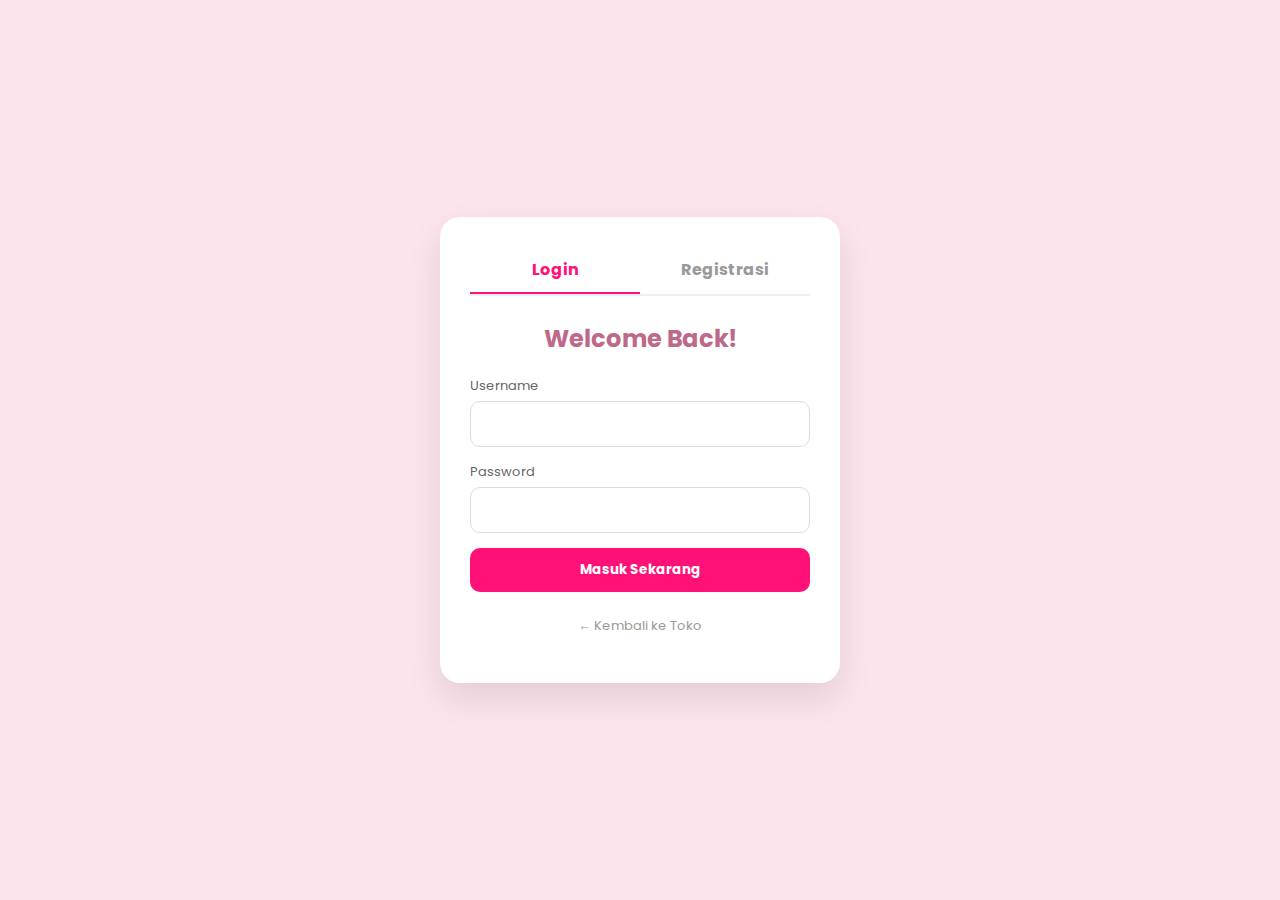
<file: login.html>
<!DOCTYPE html>
<html lang="id">
  <head>
    <meta charset="UTF-8" />
    <meta name="viewport" content="width=device-width, initial-scale=1.0" />
    <title>Admin Portal - Jeno Kitchen</title>
    <link
      rel="stylesheet"
      href="https://cdnjs.cloudflare.com/ajax/libs/font-awesome/6.0.0/css/all.min.css"
    />
    <link
      href="https://fonts.googleapis.com/css2?family=Poppins:wght@300;400;600&display=swap"
      rel="stylesheet"
    />
    <style>
      * {
        box-sizing: border-box;
        font-family: "Poppins", sans-serif;
      }
      body {
        background: #fce4ec;
        height: 100vh;
        display: flex;
        justify-content: center;
        align-items: center;
        margin: 0;
      }
      .auth-card {
        background: white;
        padding: 30px;
        border-radius: 20px;
        box-shadow: 0 15px 35px rgba(0, 0, 0, 0.1);
        width: 100%;
        max-width: 400px;
      }
      .auth-tabs {
        display: flex;
        margin-bottom: 25px;
        border-bottom: 2px solid #eee;
      }
      .tab {
        flex: 1;
        text-align: center;
        padding: 10px;
        cursor: pointer;
        color: #999;
        font-weight: bold;
        transition: 0.3s;
      }
      .tab.active {
        color: #ff1178;
        border-bottom: 2px solid #ff1178;
      }

      .form-container {
        display: none;
      }
      .form-container.active {
        display: block;
        animation: fadeIn 0.5s;
      }

      .input-group {
        margin-bottom: 15px;
      }
      .input-group label {
        display: block;
        font-size: 13px;
        margin-bottom: 5px;
        color: #666;
      }
      .input-group input {
        width: 100%;
        padding: 12px;
        border: 1px solid #ddd;
        border-radius: 10px;
        outline: none;
      }
      .btn-auth {
        width: 100%;
        padding: 12px;
        background: #ff1178;
        color: white;
        border: none;
        border-radius: 10px;
        font-weight: bold;
        cursor: pointer;
      }
      @keyframes fadeIn {
        from {
          opacity: 0;
          transform: translateY(10px);
        }
        to {
          opacity: 1;
          transform: translateY(0);
        }
      }
    </style>
  </head>
  <body>
    <div class="auth-card">
      <div class="auth-tabs">
        <div class="tab active" onclick="switchTab('login')">Login</div>
        <div class="tab" onclick="switchTab('register')">Registrasi</div>
      </div>

      <div id="login-form" class="form-container active">
        <h2 style="color: #bd6a8a; text-align: center">Welcome Back!</h2>
        <form onsubmit="handleLogin(event)">
          <div class="input-group">
            <label>Username</label>
            <input type="text" id="login-user" required />
          </div>
          <div class="input-group">
            <label>Password</label>
            <input type="password" id="login-pass" required />
          </div>
          <button type="submit" class="btn-auth">Masuk Sekarang</button>
        </form>
      </div>

      <div id="register-form" class="form-container">
        <h2 style="color: #bd6a8a; text-align: center">Daftar Admin</h2>
        <form onsubmit="handleRegister(event)">
          <div class="input-group">
            <label>Nama Lengkap</label>
            <input type="text" id="reg-nama" required />
          </div>
          <div class="input-group">
            <label>Username Baru</label>
            <input type="text" id="reg-user" required />
          </div>
          <div class="input-group">
            <label>Password</label>
            <input type="password" id="reg-pass" required />
          </div>
          <button type="submit" class="btn-auth" style="background: #bd6a8a">
            Buat Akun Admin
          </button>
        </form>
      </div>

      <p style="text-align: center; margin-top: 20px">
        <a
          href="index.html"
          style="text-decoration: none; color: #999; font-size: 13px"
          >← Kembali ke Toko</a
        >
      </p>
    </div>

    <script>
      function switchTab(type) {
        const tabs = document.querySelectorAll(".tab");
        const forms = document.querySelectorAll(".form-container");

        tabs.forEach((t) => t.classList.remove("active"));
        forms.forEach((f) => f.classList.remove("active"));

        if (type === "login") {
          tabs[0].classList.add("active");
          document.getElementById("login-form").classList.add("active");
        } else {
          tabs[1].classList.add("active");
          document.getElementById("register-form").classList.add("active");
        }
      }

      // LOGIKA REGISTRASI (Simpan ke LocalStorage)
      function handleRegister(event) {
        event.preventDefault();
        const user = document.getElementById("reg-user").value;
        const pass = document.getElementById("reg-pass").value;

        localStorage.setItem("adminUser", user);
        localStorage.setItem("adminPass", pass);

        alert("Registrasi Berhasil! Silakan Login menggunakan akun tersebut.");
        switchTab("login");
      }

      // LOGIKA LOGIN (Cek dari LocalStorage)
      function handleLogin(event) {
        event.preventDefault();
        const user = document.getElementById("login-user").value;
        const pass = document.getElementById("login-pass").value;

        const savedUser = localStorage.getItem("adminUser");
        const savedPass = localStorage.getItem("adminPass");

        // LOGIN BERHASIL
        if (
          (user === savedUser && pass === savedPass) ||
          (user === "admin" && pass === "jeno123")
        ) {
          alert("Login Sukses! Selamat datang di Jeno Kitchen Admin.");
          window.location.href = "./admin/dashboard.html";
        } else {
          alert(
            "Akun tidak ditemukan atau salah! Pastikan kamu sudah registrasi."
          );
        }
      }
    </script>
  </body>
</html>
</file>
